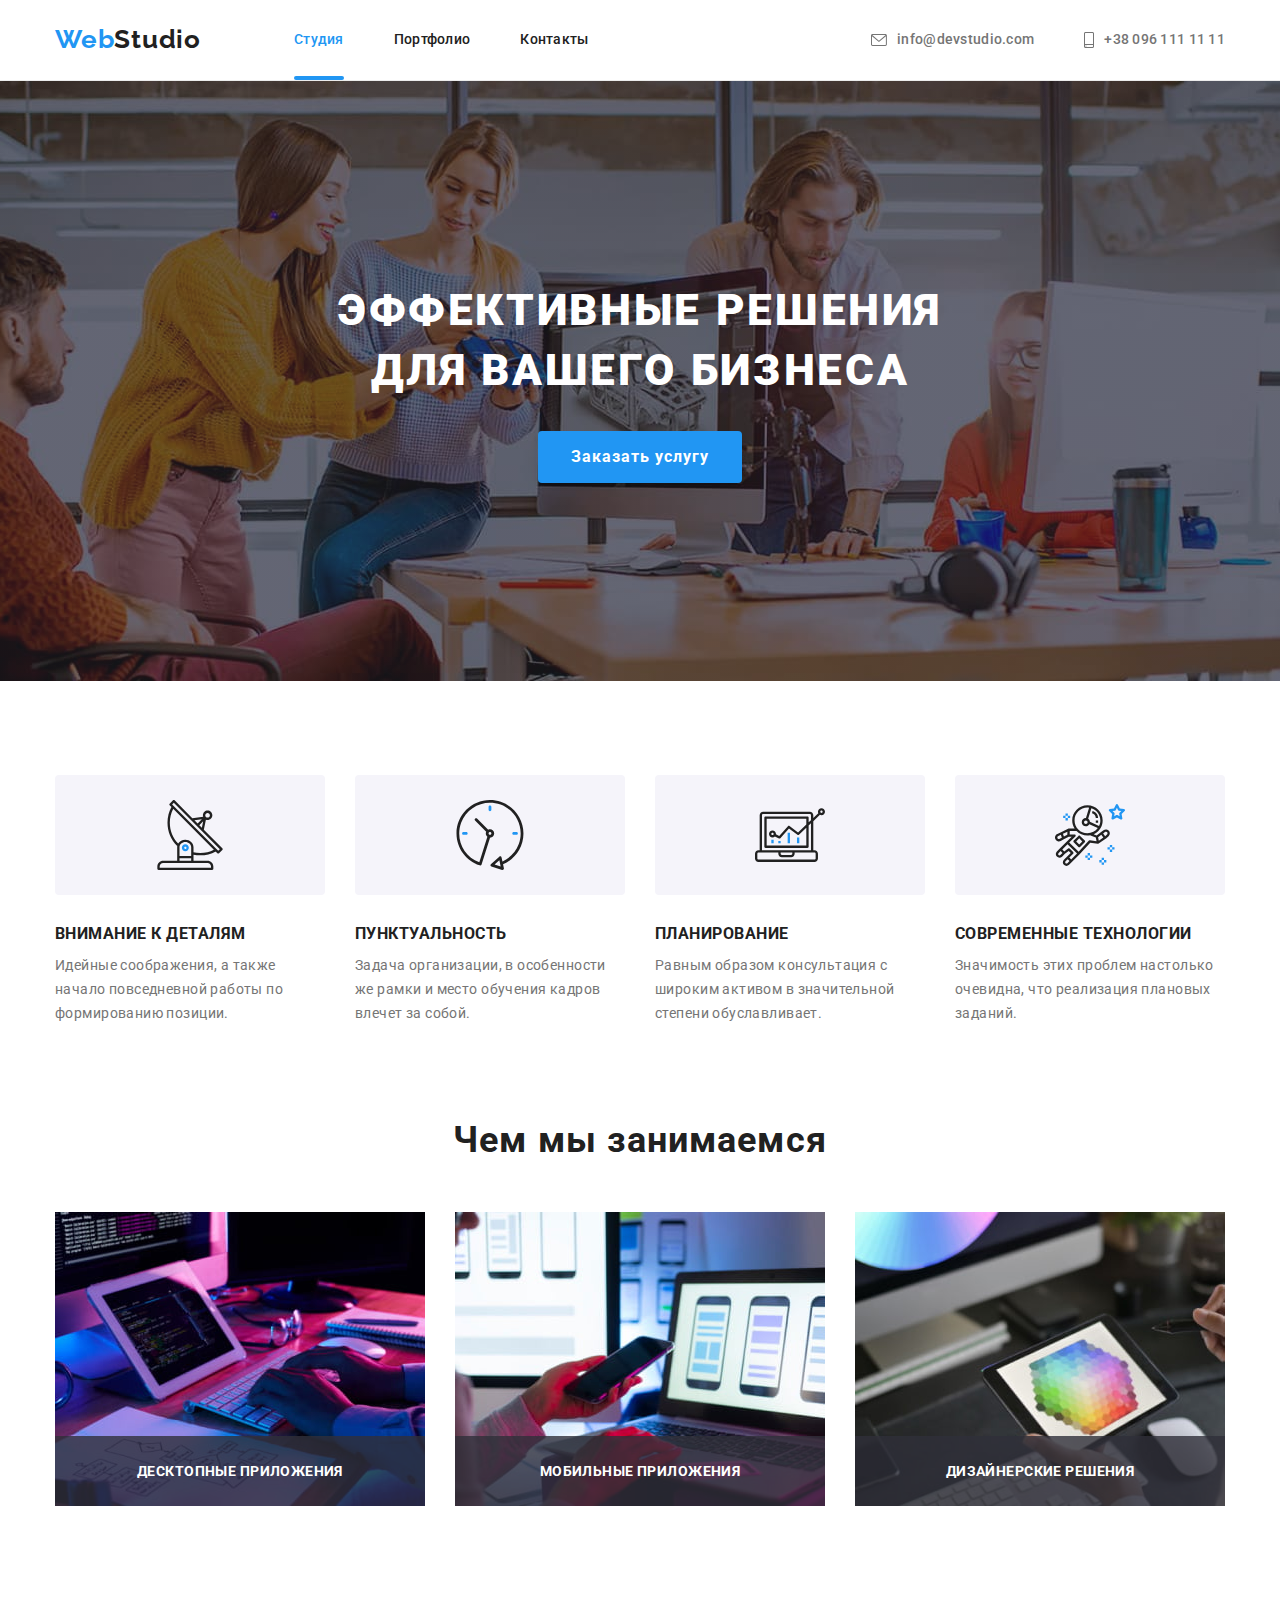
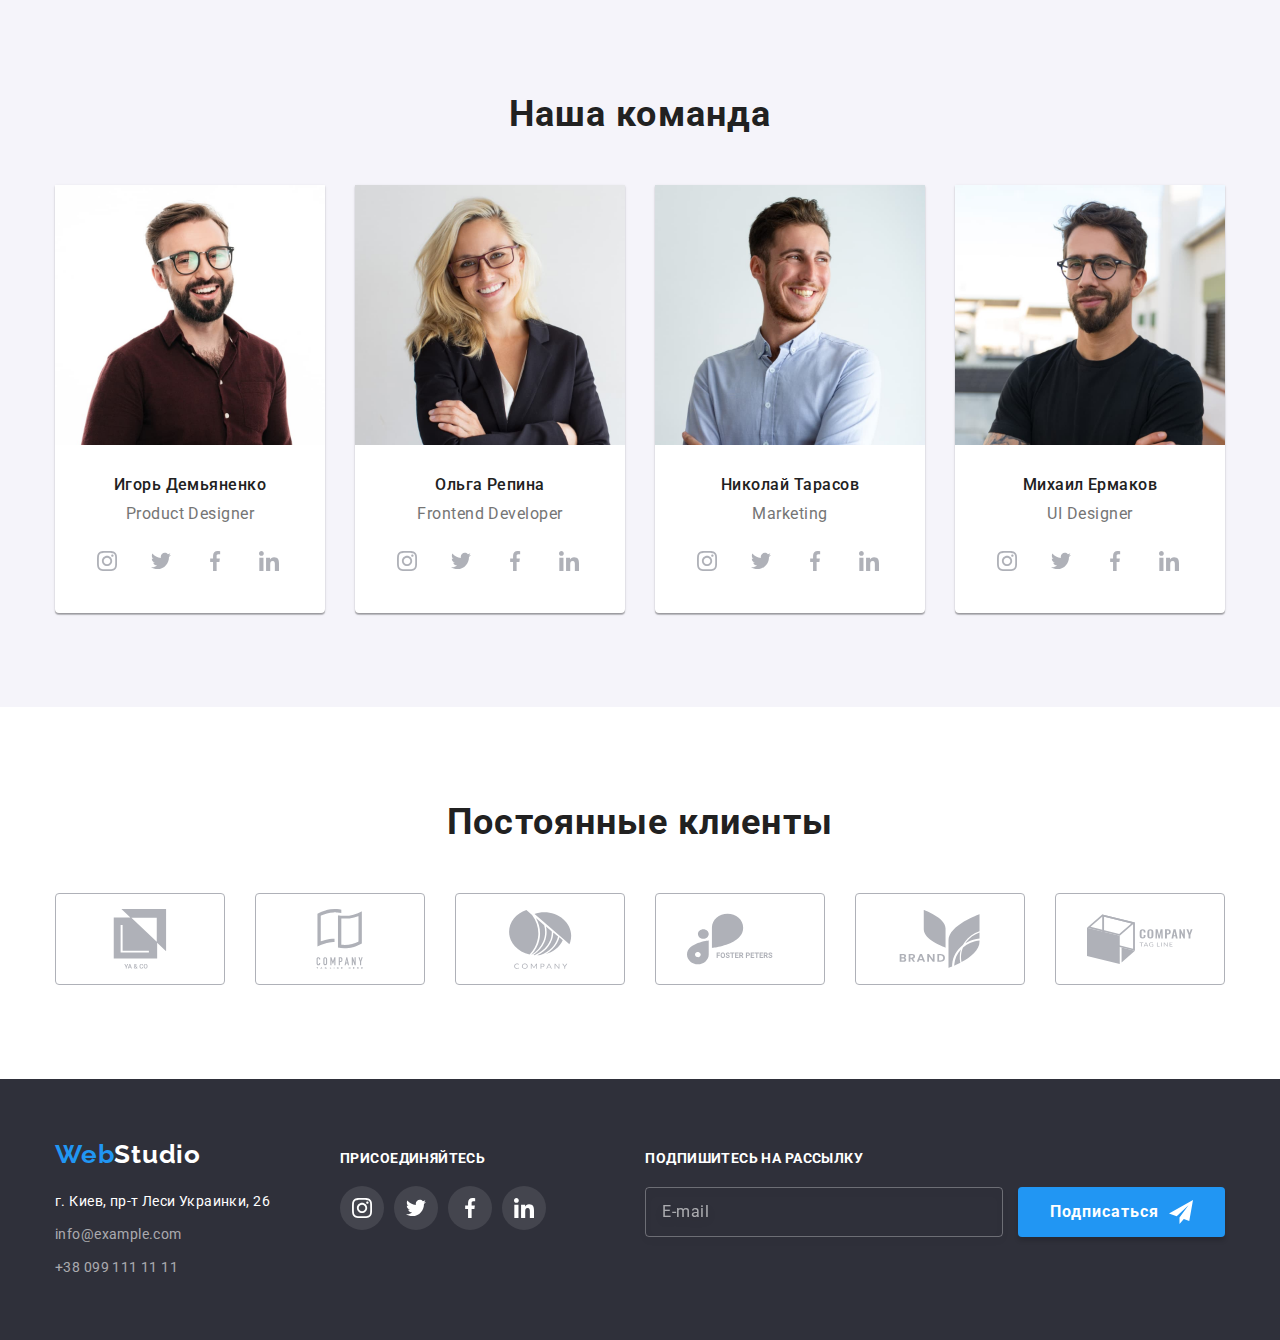
<file: index.html>
<!DOCTYPE html>
<html lang="ru">
  <head>
    <meta charset="UTF-8" />
    <meta http-equiv="X-UA-Compatible" content="IE=edge" />
    <meta name="viewport" content="width=device-width, initial-scale=1.0" />
    <title>WebStudio</title>

    <link rel="preconnect" href="https://fonts.googleapis.com" />
    <link rel="preconnect" href="https://fonts.gstatic.com" crossorigin />
    <link
      href="https://fonts.googleapis.com/css2?family=Raleway:wght@700&family=Roboto:wght@400;500;700;900&display=swap"
      rel="stylesheet"
    />
    <link
      rel="stylesheet"
      href="https://cdnjs.cloudflare.com/ajax/libs/modern-normalize/1.0.0/modern-normalize.min.css"
    />
    <link rel="stylesheet" href="./css/main.min.css" />
  </head>
  <body>
    <!-- ------- Шапка сайту   ------- -->
    <header class="header">
      <div class="container header-container">
        <nav class="nav">
          <a lang="en" href="./index.html" class="logo link">
            Web<span class="logo__part">Studio</span></a
          >

          <ul class="site-nav__list list">
            <li class="site-nav__item">
              <a
                href="./index.html"
                class="link site-nav__link site-nav__link--current"
              >
                Студия</a
              >
            </li>
            <li class="site-nav__item">
              <a href="./portfolio.html" class="site-nav__link link">
                Портфолио</a
              >
            </li>
            <li class="site-nav__item">
              <a href="" class="site-nav__link link"> Контакты</a>
            </li>
          </ul>
        </nav>

        <ul class="auth-nav list">
          <li class="auth-nav__item">
            <a href="mailto:info@devstudio.com" class="auth-nav__link link">
              <svg class="auth-nav__icon" width="16px" height="12px">
                <use href="./images/icon/sprite.svg#icon-envelope"></use></svg
              >info@devstudio.com</a
            >
          </li>
          <li class="auth-nav__item">
            <a href="tel:+380961111111" class="auth-nav__link link">
              <svg class="auth-nav__icon" width="10px" height="16px">
                <use href="./images/icon/sprite.svg#icon-smartphone"></use></svg
              >+38 096 111 11 11
            </a>
          </li>
        </ul>
      </div>
    </header>
    <main>
      <!--- --Еффективные решения для вашего бизнеса ---->
      <section class="hero">
        <div class="container">
          <h1 class="hero__title">Эффективные решения для вашего бизнеса</h1>
          <button data-modal-open type="button" class="button">
            Заказать услугу
          </button>
        </div>
      </section>
      <!-------------- Оссобенности ----------------->
      <section class="section">
        <div class="container">
          <h2 hidden>Особенности</h2>
          <ul class="features__list list">
            <li class="features__item">
              <div class="features__icon-container">
                <svg class="features__icon" width="70px" height="70px">
                  <use href="./images/icon/sprite.svg#icon-antenna"></use>
                </svg>
              </div>
              <h3 class="features__title">Внимание к деталям</h3>
              <p class="features__text">
                Идейные соображения, а также начало повседневной работы по
                формированию позиции.
              </p>
            </li>
            <li class="features__item">
              <div class="features__icon-container">
                <svg class="features__icon" width="70px" height="70px">
                  <use href="./images/icon/sprite.svg#icon-clock"></use>
                </svg>
              </div>
              <h3 class="features__title">Пунктуальность</h3>
              <p class="features__text">
                Задача организации, в особенности же рамки и место обучения
                кадров влечет за собой.
              </p>
            </li>
            <li class="features__item">
              <div class="features__icon-container">
                <svg class="features__icon" width="70px" height="70px">
                  <use href="./images/icon/sprite.svg#icon-diagram"></use>
                </svg>
              </div>
              <h3 class="features__title">Планирование</h3>
              <p class="features__text">
                Равным образом консультация с широким активом в значительной
                степени обуславливает.
              </p>
            </li>
            <li class="features__item">
              <div class="features__icon-container">
                <svg class="features__icon" width="70px" height="70px">
                  <use href="./images/icon/sprite.svg#icon-astronaut"></use>
                </svg>
              </div>
              <h3 class="features__title">Современные технологии</h3>
              <p class="features__text">
                Значимость этих проблем настолько очевидна, что реализация
                плановых заданий.
              </p>
            </li>
          </ul>
        </div>
      </section>

      <!-- Чем мы занимаемся -->
      <section class="section performance">
        <div class="container">
          <h2 class="performance__title work">Чем мы занимаемся</h2>
          <ul class="performance__list list">
            <li class="performance__item">
              <div class="performance__thumb">
                <img
                  src="./images/box/box1.jpg"
                  alt="Человек перед планшетом,набирает текст на клавиатуре"
                  width="370"
                  height="294"
                />
                <p class="performance__text">Десктопные приложения</p>
              </div>
            </li>
            <li class="performance__item">
              <div class="performance__thumb">
                <img
                  src="./images/box/box2.jpg"
                  alt="Человек с телефоном в руке работает с ноутбуком"
                  width="370"
                  height="294"
                />
                <p class="performance__text">Мобильные приложения</p>
              </div>
            </li>
            <li class="performance__item">
              <div class="performance__thumb">
                <img
                  src="./images/box/box3.jpg"
                  alt="Человек с планшетом в руке, на планшете цветовая гамма"
                  width="370"
                  height="294"
                />
                <p class="performance__text">Дизайнерские решения</p>
              </div>
            </li>
          </ul>
        </div>
      </section>
      <!-- Наша команда -->
      <section class="section team">
        <div class="container">
          <h2 class="team__title">Наша команда</h2>
          <ul class="team__list list">
            <li class="team__item">
              <img
                class="img"
                src="./images/team/img.jpg"
                alt="Человек в очках и красном поло"
                width="270"
                height="260"
              />
              <div class="team__information-block">
                <h3 class="team__name">Игорь Демьяненко</h3>
                <p lang="en" class="team__position">Product Designer</p>
                <ul class="social-links list">
                  <li class="social-links__item">
                    <a href="" class="social-links__link link"
                      ><svg class="icon-social" width="20px" height="20px">
                        <use
                          href="./images/icon/sprite.svg#icon-instagram"
                        ></use>
                      </svg>
                    </a>
                  </li>
                  <li class="social-links__item">
                    <a href="" class="social-links__link link"
                      ><svg class="icon-social" width="20px" height="20px">
                        <use href="./images/icon/sprite.svg#icon-twitter"></use>
                      </svg>
                    </a>
                  </li>
                  <li class="social-links__item">
                    <a href="" class="social-links__link link"
                      ><svg class="icon-social" width="20px" height="20px">
                        <use
                          href="./images/icon/sprite.svg#icon-facebook"
                        ></use>
                      </svg>
                    </a>
                  </li>
                  <li class="social-links__item">
                    <a href="" class="social-links__link link"
                      ><svg class="icon-social" width="20px" height="20px">
                        <use
                          href="./images/icon/sprite.svg#icon-linkedin"
                        ></use>
                      </svg>
                    </a>
                  </li>
                </ul>
              </div>
            </li>
            <li class="team__item">
              <img
                class="img"
                src="./images/team/img1.jpg"
                alt=":Женщина в черном костюме и очках"
                width="270"
                height="260"
              />
              <div class="team__information-block">
                <h3 class="team__name">Ольга Репина</h3>
                <p lang="en" class="team__position">Frontend Developer</p>
                <ul class="social-links list">
                  <li class="social-links__item">
                    <a href="" class="social-links__link link"
                      ><svg class="icon-social" width="20px" height="20px">
                        <use
                          href="./images/icon/sprite.svg#icon-instagram"
                        ></use>
                      </svg>
                    </a>
                  </li>
                  <li class="social-links__item">
                    <a href="" class="social-links__link"
                      ><svg class="icon-social" width="20px" height="20px">
                        <use href="./images/icon/sprite.svg#icon-twitter"></use>
                      </svg>
                    </a>
                  </li>
                  <li class="social-links__item">
                    <a href="" class="social-links__link"
                      ><svg class="icon-social" width="20px" height="20px">
                        <use
                          href="./images/icon/sprite.svg#icon-facebook"
                        ></use>
                      </svg>
                    </a>
                  </li>
                  <li class="social-links__item">
                    <a href="" class="social-links__link"
                      ><svg class="icon-social" width="20px" height="20px">
                        <use
                          href="./images/icon/sprite.svg#icon-linkedin"
                        ></use>
                      </svg>
                    </a>
                  </li>
                </ul>
              </div>
            </li>
            <li class="team__item">
              <img
                class="img"
                src="./images/team/img2.jpg"
                alt="улыбающийся мужчина в рубашке"
                width="270"
                height="260"
              />
              <div class="team__information-block">
                <h3 class="team__name">Николай Тарасов</h3>
                <p lang="en" class="team__position">Marketing</p>
                <ul class="social-links list">
                  <li class="social-links__item">
                    <a href="" class="social-links__link link"
                      ><svg class="icon-social" width="20px" height="20px">
                        <use
                          href="./images/icon/sprite.svg#icon-instagram"
                        ></use>
                      </svg>
                    </a>
                  </li>
                  <li class="social-links__item">
                    <a href="" class="social-links__link link"
                      ><svg class="icon-social" width="20px" height="20px">
                        <use href="./images/icon/sprite.svg#icon-twitter"></use>
                      </svg>
                    </a>
                  </li>
                  <li class="social-links__item">
                    <a href="" class="social-links__link link"
                      ><svg class="icon-social" width="20px" height="20px">
                        <use
                          href="./images/icon/sprite.svg#icon-facebook"
                        ></use>
                      </svg>
                    </a>
                  </li>
                  <li class="social-links__item">
                    <a href="" class="social-links__link link"
                      ><svg class="icon-social" width="20px" height="20px">
                        <use
                          href="./images/icon/sprite.svg#icon-linkedin"
                        ></use>
                      </svg>
                    </a>
                  </li>
                </ul>
              </div>
            </li>
            <li class="team__item">
              <img
                class="img"
                src="./images/team/img3.jpg"
                alt="Мужчина в черной футболке и очках"
                width="270"
                height="260"
              />
              <div class="team__information-block">
                <h3 class="team__name">Михаил Ермаков</h3>
                <p lang="en" class="team__position">UI Designer</p>
                <ul class="social-links list">
                  <li class="social-links__item">
                    <a href="" class="social-links__link link"
                      ><svg class="icon-social" width="20px" height="20px">
                        <use
                          href="./images/icon/sprite.svg#icon-instagram"
                        ></use>
                      </svg>
                    </a>
                  </li>
                  <li class="social-links__item">
                    <a href="" class="social-links__link link"
                      ><svg class="icon-social" width="20px" height="20px">
                        <use href="./images/icon/sprite.svg#icon-twitter"></use>
                      </svg>
                    </a>
                  </li>
                  <li class="social-links__item">
                    <a href="" class="social-links__link link"
                      ><svg class="icon-social" width="20px" height="20px">
                        <use
                          href="./images/icon/sprite.svg#icon-facebook"
                        ></use>
                      </svg>
                    </a>
                  </li>
                  <li class="social-links__item">
                    <a href="" class="social-links__link link"
                      ><svg class="icon-social" width="20px" height="20px">
                        <use
                          href="./images/icon/sprite.svg#icon-linkedin"
                        ></use>
                      </svg>
                    </a>
                  </li>
                </ul>
              </div>
            </li>
          </ul>
        </div>
      </section>
      <!------------------- Постоянные клиенты----------->
      <section class="section clients">
        <div class="container">
          <h2 class="clients__title">Постоянные клиенты</h2>
          <ul class="list clients__list">
            <li class="clients__item">
              <a href="" class="clients__link link">
                <svg class="client-icon" width="106" height="60">
                  <use href="./images/icon/sprite.svg#icon-ya-co"></use>
                </svg>
              </a>
            </li>
            <li class="clients__item">
              <a href="" class="clients__link link">
                <svg class="client-icon" width="106" height="60">
                  <use href="./images/icon/sprite.svg#icon-tagline-here"></use>
                </svg>
              </a>
            </li>
            <li class="clients__item">
              <a href="" class="clients__link link">
                <svg class="client-icon" width="106" height="60">
                  <use href="./images/icon/sprite.svg#icon-company"></use>
                </svg>
              </a>
            </li>
            <li class="clients__item">
              <a href="" class="clients__link link">
                <svg class="client-icon" width="106" height="60">
                  <use href="./images/icon/sprite.svg#icon-foster-peters"></use>
                </svg>
              </a>
            </li>
            <li class="clients__item">
              <a href="" class="clients__link link">
                <svg class="client-icon" width="106" height="60">
                  <use href="./images/icon/sprite.svg#icon-brand"></use>
                </svg>
              </a>
            </li>
            <li class="clients__item">
              <a href="" class="clients__link link">
                <svg class="clients__icon" width="106" height="60">
                  <use href="./images/icon/sprite.svg#icon-tag-line"></use>
                </svg>
              </a>
            </li>
          </ul>
        </div>
      </section>
    </main>
    <!-- Футер -->
    <footer class="footer">
      <div class="container footer__container">
        <div class="footer__addres">
          <a lang="en" href="./index.html" class="footer__logo link"
            >Web<span class="footer__logo-part">Studio</span>
          </a>

          <address class="address">
            <ul class="address__list list">
              <li class="address__text">г. Киев, пр-т Леси Украинки, 26</li>
              <li class="address__item">
                <a href="mailto:info@example.com" class="link address__link"
                  >info@example.com</a
                >
              </li>
              <li class="address__item">
                <a href="tel:+380991111111" class="link address__link"
                  >+38 099 111 11 11</a
                >
              </li>
            </ul>
          </address>
        </div>

        <div class="contact-footer">
          <p class="contact-footer__text">присоединяйтесь</p>
          <ul class="contact-footer__list list">
            <li class="contact-footer__item">
              <a href="" class="contact-footer__link link"
                ><svg class="contact-footer__icon" width="20px" height="20px">
                  <use href="./images/icon/sprite.svg#icon-instagram"></use>
                </svg>
              </a>
            </li>
            <li class="contact-footer__item">
              <a href="" class="contact-footer__link link"
                ><svg class="contact-footer__icon" width="20px" height="20px">
                  <use href="./images/icon/sprite.svg#icon-twitter"></use>
                </svg>
              </a>
            </li>
            <li class="contact-footer__item">
              <a href="" class="contact-footer__link link"
                ><svg class="contact-footer__icon" width="20px" height="20px">
                  <use href="./images/icon/sprite.svg#icon-facebook"></use>
                </svg>
              </a>
            </li>
            <li class="contact-footer__item">
              <a href="" class="contact-footer__link link"
                ><svg class="contact-footer__icon" width="20px" height="20px">
                  <use href="./images/icon/sprite.svg#icon-linkedin"></use>
                </svg>
              </a>
            </li>
          </ul>
        </div>

        <div class="subscribe">
          <b class="subscribe__text">Подпишитесь на рассылку</b>
          <form class="subscribe__form">
            <label for="subscribe__label"></label>
            <input
              type="email"
              name="email"
              id="subscribe__label"
              placeholder="E-mail"
              class="subscribe__input"
            />
            <button type="submit" class="button button__subscribe">
              Подписаться
              <svg width="24" height="24" class="subscribe__icon">
                <use href="./images/icon/sprite.svg#send-btn"></use>
              </svg>
            </button>
          </form>
        </div>
      </div>
    </footer>
    <!-- --------- бэкдроп и модальное окно--------- -->
    <div class="backdrop is-hidden" data-modal>
      <div class="modal">
        <button data-modal-close class="modal__close-btn" type="button">
          <svg width="11" height="11" class="modal__icon">
            <use href="./images/icon/sprite.svg#icon-close-icon"></use>
          </svg>
        </button>
        <p class="modal__text">Оставьте свои данные, мы вам перезвоним</p>
        <form>
          <div class="input-container">
            <label for="name" class="label">Имя</label>
            <div class="input-wrap">
              <input type="text" name="name" id="name" required class="input" />
              <svg width="18" height="18" class="icon-modal">
                <use href="./images/icon/sprite.svg#icon-person"></use>
              </svg>
            </div>
          </div>
          <div class="input-container">
            <label for="phone" class="label">Телефон</label>
            <div class="input-wrap">
              <input
                type="tel"
                name="phone"
                id="phone"
                required
                minlength="10"
                class="input"
              />
              <svg width="18" height="18" class="icon-modal">
                <use href="./images/icon/sprite.svg#icon-phone"></use>
              </svg>
            </div>
          </div>
          <div class="input-container">
            <label for="mail" class="label">Почта</label>
            <div class="input-wrap">
              <input
                type="email"
                name="mail"
                id="mail"
                required
                minlength="10"
                class="input"
              />
              <svg width="18" height="18" class="icon-modal">
                <use href="./images/icon/sprite.svg#icon-mail"></use>
              </svg>
            </div>
          </div>
          <div class="input-container-comments">
            <label for="comments" class="label">Комментарий</label>
            <textarea
              name="comments"
              id="comments"
              rows="7"
              class="textarea-input"
              placeholder="Введите текст"
            ></textarea>
          </div>

          <div class="policy-container">
            <label for="check" class="license-text">
              <input
                type="checkbox"
                name="license-checkbox"
                id="check"
                class="visually-hidden input-check"
              />
              <svg width="16" height="15" class="chek-icon">
                <use href="./images/icon/sprite.svg#icon-check"></use>
              </svg>
              Соглашаюсь с рассылкой и принимаю&nbsp;
              <a href="./index.html" class="link policy-link">
                Условия договора
              </a>
            </label>
          </div>
          <button type="submit" class="btn-send-modal button">Отправить</button>
        </form>
      </div>
    </div>
    <script src="./js/modal.js"></script>
  </body>
</html>
</file>
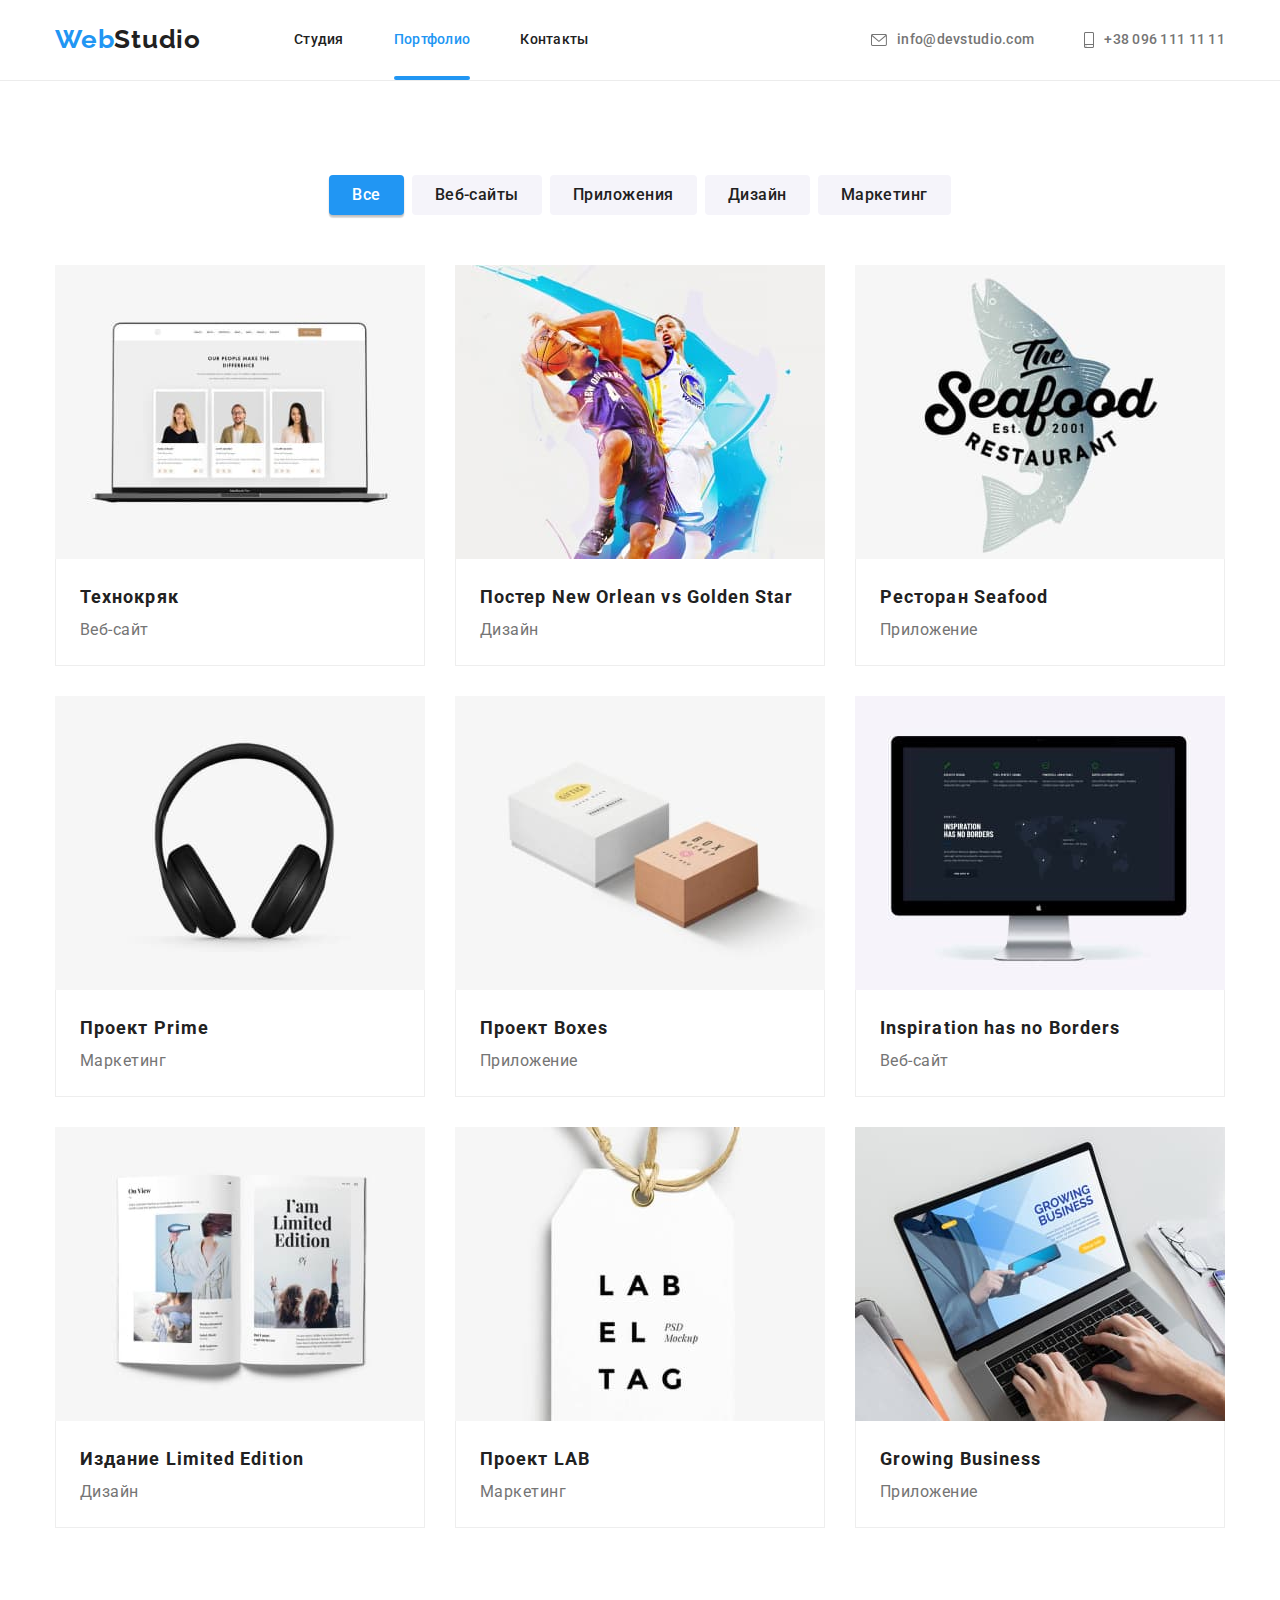
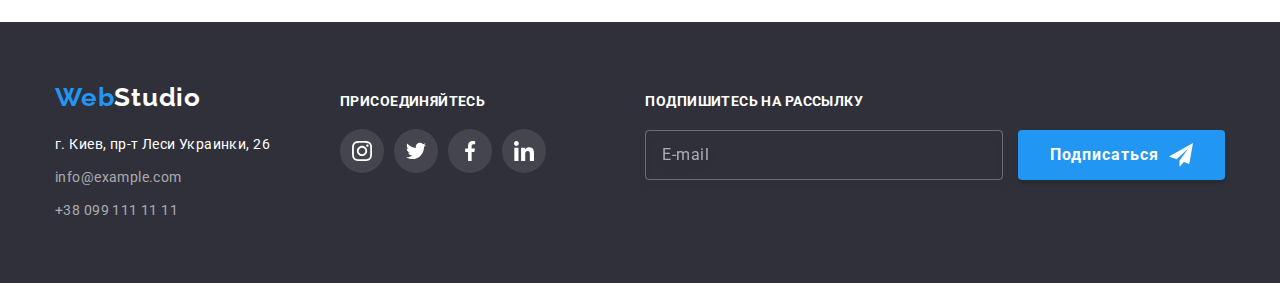
<file: portfolio.html>
<!DOCTYPE html>
<html lang="ru">
  <head>
    <meta charset="UTF-8" />
    <meta http-equiv="X-UA-Compatible" content="IE=edge" />
    <meta name="viewport" content="width=device-width, initial-scale=1.0" />
    <title>Портфолио</title>
    <link rel="preconnect" href="https://fonts.googleapis.com" />
    <link rel="preconnect" href="https://fonts.gstatic.com" crossorigin />
    <link
      href="https://fonts.googleapis.com/css2?family=Raleway:wght@700&family=Roboto:wght@400;500;700;900&display=swap"
      rel="stylesheet"
    />
    <link
      rel="stylesheet"
      href="https://cdnjs.cloudflare.com/ajax/libs/modern-normalize/1.0.0/modern-normalize.min.css"
    />
    <link rel="stylesheet" href="./css/main.min.css" />
  </head>
  <body>
    <!-- ------- Шапка сайту   ------- -->
    <header class="header">
      <div class="container header-container">
        <nav class="nav">
          <a lang="en" href="./index.html" class="logo link">
            Web<span class="logo__part">Studio</span></a
          >

          <ul class="site-nav__list list">
            <li class="site-nav__item">
              <a href="./index.html" class="link site-nav__link"> Студия</a>
            </li>
            <li class="site-nav__item">
              <a
                href="./portfolio.html"
                class="site-nav__link site-nav__link--current link"
              >
                Портфолио</a
              >
            </li>
            <li class="site-nav__item">
              <a href="" class="site-nav__link link"> Контакты</a>
            </li>
          </ul>
        </nav>

        <ul class="auth-nav list">
          <li class="auth-nav__item">
            <a href="mailto:info@devstudio.com" class="auth-nav__link link">
              <svg class="auth-nav__icon" width="16px" height="12px">
                <use href="./images/icon/sprite.svg#icon-envelope"></use></svg
              >info@devstudio.com</a
            >
          </li>
          <li class="auth-nav__item">
            <a href="tel:+380961111111" class="auth-nav__link link">
              <svg class="auth-nav__icon" width="10px" height="16px">
                <use href="./images/icon/sprite.svg#icon-smartphone"></use></svg
              >+38 096 111 11 11
            </a>
          </li>
        </ul>
      </div>
    </header>
    <!-- Унікальна частина сторінки -->
    <main>
      <section class="section">
        <div class="container">
          <h1 hidden>Портфолио</h1>
          <!-- --------Кнопки навигации---------- -->
          <ul class="sorting__list list">
            <li class="sorting__item">
              <button class="sorting__btn--current button" type="button">
                Все
              </button>
            </li>
            <li class="sorting__item">
              <button class="sorting__btn button" type="button">
                Веб-сайты
              </button>
            </li>
            <li class="sorting__item">
              <button class="sorting__btn button" type="button">
                Приложения
              </button>
            </li>
            <li class="sorting__item">
              <button class="sorting__btn button" type="button">Дизайн</button>
            </li>
            <li class="sorting__item">
              <button class="sorting__btn button" type="button">
                Маркетинг
              </button>
            </li>
          </ul>
          <!-- ----------- Портфолио------------ -->
          <ul class="portfolio__list list">
            <li class="portfolio__item">
              <a class="portfolio__link link" href="./portfolio.html">
                <div class="portfolio__thumb">
                  <img
                    class="img"
                    src="./images/portfolio/img1.jpg"
                    alt="Ноутбук с сайтом"
                    width="370"
                  />
                  <div class="overlay">
                    <p class="overlay__text">
                      Ресурс предлагает комплексные предложения с разным уровнем
                      функционала и сервисов. Все это позволит посетителю
                      получить исчерпывающие сведения о компании или частном
                      лице.
                    </p>
                  </div>
                </div>
                <div class="portfolio__inform-block">
                  <h2 class="portfolio__title">Технокряк</h2>
                  <p class="portfolio__text">Веб-сайт</p>
                </div>
              </a>
            </li>
            <li class="portfolio__item">
              <a class="portfolio__link link" href="./portfolio.html">
                <div class="portfolio__thumb">
                  <img
                    class="img"
                    src="./images/portfolio/img2.jpg"
                    alt="Баскетболисты играют в баскетбол"
                    width="370"
                  />
                  <div class="overlay">
                    <p class="overlay__text">
                      Ресурс предлагает комплексные предложения с разным уровнем
                      функционала и сервисов. Все это позволит посетителю
                      получить исчерпывающие сведения о компании или частном
                      лице.
                    </p>
                  </div>
                </div>
                <div class="portfolio__inform-block">
                  <h2 class="portfolio__title">
                    Постер <span lang="en">New Orlean vs Golden Star</span>
                  </h2>
                  <p class="portfolio__text">Дизайн</p>
                </div>
              </a>
            </li>
            <li class="portfolio__item">
              <a class="portfolio__link link" href="./portfolio.html">
                <div class="portfolio__thumb">
                  <img
                    class="img"
                    src="./images/portfolio/img3.jpg"
                    alt="Рыба"
                    width="370"
                  />
                  <div class="overlay">
                    <p class="overlay__text">
                      Ресурс предлагает комплексные предложения с разным уровнем
                      функционала и сервисов. Все это позволит посетителю
                      получить исчерпывающие сведения о компании или частном
                      лице.
                    </p>
                  </div>
                </div>
                <div class="portfolio__inform-block">
                  <h2 class="portfolio__title">
                    Ресторан <span lang="en">Seafood</span>
                  </h2>
                  <p class="portfolio__text">Приложение</p>
                </div>
              </a>
            </li>
            <li class="portfolio__item">
              <a class="portfolio__link link" href="./portfolio.html">
                <div class="portfolio__thumb">
                  <img
                    class="img"
                    src="./images/portfolio/img4.jpg"
                    alt="Наушники"
                    width="370"
                  />
                  <div class="overlay">
                    <p class="overlay__text">
                      Ресурс предлагает комплексные предложения с разным уровнем
                      функционала и сервисов. Все это позволит посетителю
                      получить исчерпывающие сведения о компании или частном
                      лице.
                    </p>
                  </div>
                </div>
                <div class="portfolio__inform-block">
                  <h2 class="portfolio__title">
                    Проект <span lang="en">Prime</span>
                  </h2>
                  <p class="portfolio__text">Маркетинг</p>
                </div>
              </a>
            </li>
            <li class="portfolio__item">
              <a class="portfolio__link link" href="./portfolio.html">
                <div class="portfolio__thumb">
                  <img
                    class="img"
                    src="./images/portfolio/img5.jpg"
                    alt="Коробки"
                    width="370"
                  />
                  <div class="overlay">
                    <p class="overlay__text">
                      Ресурс предлагает комплексные предложения с разным уровнем
                      функционала и сервисов. Все это позволит посетителю
                      получить исчерпывающие сведения о компании или частном
                      лице.
                    </p>
                  </div>
                </div>
                <div class="portfolio__inform-block">
                  <h2 class="portfolio__title">
                    Проект <span lang="en">Boxes</span>
                  </h2>
                  <p class="portfolio__text">Приложение</p>
                </div>
              </a>
            </li>
            <li class="portfolio__item">
              <a class="portfolio__link link" href="./portfolio.html">
                <div class="portfolio__thumb">
                  <img
                    class="img"
                    src="./images/portfolio/img6.jpg"
                    alt="Дисплей"
                    width="370"
                  />
                  <div class="overlay">
                    <p class="overlay__text">
                      Ресурс предлагает комплексные предложения с разным уровнем
                      функционала и сервисов. Все это позволит посетителю
                      получить исчерпывающие сведения о компании или частном
                      лице.
                    </p>
                  </div>
                </div>
                <div class="portfolio__inform-block">
                  <h2 lang="en" class="portfolio__title">
                    Inspiration has no Borders
                  </h2>
                  <p class="portfolio__text">Веб-сайт</p>
                </div>
              </a>
            </li>
            <li class="portfolio__item">
              <a class="portfolio__link link" href="./portfolio.html">
                <div class="portfolio__thumb">
                  <img
                    class="img"
                    src="./images/portfolio/img7.jpg"
                    alt="Книга"
                    width="370"
                  />
                  <div class="overlay">
                    <p class="overlay__text">
                      Ресурс предлагает комплексные предложения с разным уровнем
                      функционала и сервисов. Все это позволит посетителю
                      получить исчерпывающие сведения о компании или частном
                      лице.
                    </p>
                  </div>
                </div>
                <div class="portfolio__inform-block">
                  <h2 class="portfolio__title">
                    Издание <span lang="en">Limited Edition</span>
                  </h2>
                  <p class="portfolio__text">Дизайн</p>
                </div>
              </a>
            </li>
            <li class="portfolio__item">
              <a class="portfolio__link link" href="./portfolio.html">
                <div class="portfolio__thumb">
                  <img
                    class="img"
                    src="./images/portfolio/img8.jpg"
                    alt="Бирка"
                    width="370"
                  />
                  <div class="overlay">
                    <p class="overlay__text">
                      Ресурс предлагает комплексные предложения с разным уровнем
                      функционала и сервисов. Все это позволит посетителю
                      получить исчерпывающие сведения о компании или частном
                      лице.
                    </p>
                  </div>
                </div>
                <div class="portfolio__inform-block">
                  <h2 class="portfolio__title">
                    Проект <span lang="en">LAB</span>
                  </h2>
                  <p class="portfolio__text">Маркетинг</p>
                </div>
              </a>
            </li>
            <li class="portfolio__item">
              <a class="portfolio__link link" href="./portfolio.html">
                <div class="portfolio__thumb">
                  <img
                    class="img"
                    src="./images/portfolio/img9.jpg"
                    alt="Ноутбук"
                    width="370"
                  />
                  <div class="overlay">
                    <p class="overlay__text">
                      Ресурс предлагает комплексные предложения с разным уровнем
                      функционала и сервисов. Все это позволит посетителю
                      получить исчерпывающие сведения о компании или частном
                      лице.
                    </p>
                  </div>
                </div>
                <div class="portfolio__inform-block">
                  <h2 lang="en" class="portfolio__title">
                    <span lang="en">Growing Business</span>
                  </h2>
                  <p class="portfolio__text">Приложение</p>
                </div>
              </a>
            </li>
          </ul>
        </div>
      </section>
    </main>
    <!-- Футер -->
    <footer class="footer">
      <div class="container footer__container">
        <div class="footer__addres">
          <a lang="en" href="./index.html" class="footer__logo link"
            >Web<span class="footer__logo-part">Studio</span>
          </a>

          <address class="address">
            <ul class="address__list list">
              <li class="address__text">г. Киев, пр-т Леси Украинки, 26</li>
              <li class="address__item">
                <a href="mailto:info@example.com" class="link address__link"
                  >info@example.com</a
                >
              </li>
              <li class="address__item">
                <a href="tel:+380991111111" class="link address__link"
                  >+38 099 111 11 11</a
                >
              </li>
            </ul>
          </address>
        </div>

        <div class="contact-footer">
          <p class="contact-footer__text">присоединяйтесь</p>
          <ul class="contact-footer__list list">
            <li class="contact-footer__item">
              <a href="" class="contact-footer__link link"
                ><svg class="contact-footer__icon" width="20px" height="20px">
                  <use href="./images/icon/sprite.svg#icon-instagram"></use>
                </svg>
              </a>
            </li>
            <li class="contact-footer__item">
              <a href="" class="contact-footer__link link"
                ><svg class="contact-footer__icon" width="20px" height="20px">
                  <use href="./images/icon/sprite.svg#icon-twitter"></use>
                </svg>
              </a>
            </li>
            <li class="contact-footer__item">
              <a href="" class="contact-footer__link link"
                ><svg class="contact-footer__icon" width="20px" height="20px">
                  <use href="./images/icon/sprite.svg#icon-facebook"></use>
                </svg>
              </a>
            </li>
            <li class="contact-footer__item">
              <a href="" class="contact-footer__link link"
                ><svg class="contact-footer__icon" width="20px" height="20px">
                  <use href="./images/icon/sprite.svg#icon-linkedin"></use>
                </svg>
              </a>
            </li>
          </ul>
        </div>

        <div class="subscribe">
          <b class="subscribe__text">Подпишитесь на рассылку</b>
          <form class="subscribe__form">
            <label for="subscribe__label"></label>
            <input
              type="email"
              name="email"
              id="footer-label"
              placeholder="E-mail"
              class="subscribe__input"
            />
            <button type="submit" class="button__subscribe button">
              Подписаться
              <svg width="24" height="24" class="subscribe__icon">
                <use href="./images/icon/sprite.svg#send-btn"></use>
              </svg>
            </button>
          </form>
        </div>
      </div>
    </footer>
    <script src="./js/modal.js"></script>
  </body>
</html>
</file>
<file: css/main.min.css>
:root{--accent-color: #2196f3;--basic-color-white: #ffffff;--second-background-color: #2f303a;--btn-background: #f5f4fa;--first-text-color: #212121;--secondary-text-color: #757575;--footter-contact-color: rgba(255, 255, 255, 0.6);--icon-color: #afb1b8}.visually-hidden{position:absolute;white-space:nowrap;width:1px;height:1px;overflow:hidden;border:0;padding:0;clip:rect(0 0 0 0);clip-path:inset(50%);margin:-1px}body{color:var(--first-text-color);background-color:var(--basic-color-white);font-family:"Roboto",sans-serif;font-size:14px}*,*::before,*::after{box-sizing:border-box}h1,h2,h3,h4,h5,h6,ul,p{margin-bottom:0;margin-top:0}img{display:block;max-width:100%;height:auto}.link{text-decoration:none}.list{list-style:none;padding:0px;margin:0px}.container{width:1200px;margin:0 auto;padding-left:15px;padding-right:15px}.button{display:inline-block;color:var(--basic-color-white);background-color:var(--accent-color);font-family:inherit;font-weight:700;font-size:16px;line-height:1.88;align-items:center;text-align:center;letter-spacing:.06em;cursor:pointer;border-radius:4px;padding:10px 32px;min-width:200px;border:1px solid rgba(0,0,0,0);margin-left:auto;margin-right:auto;box-shadow:0px 4px 4px rgba(0,0,0,.15);transition:background-color 250ms cubic-bezier(0.4, 0, 0.2, 1)}.button:hover,.button:focus{background-color:#188cef}.logo{display:block;padding-top:24px;padding-bottom:25px;color:var(--accent-color);font-family:"Raleway",sans-serif;font-weight:700;font-size:26px;line-height:1.19;letter-spacing:.03em}.section{padding-top:94px;padding-bottom:94px}.backdrop{top:0;left:0;width:100%;height:100%;position:fixed;background-color:rgba(0,0,0,.2);opacity:1;transition:opacity 250ms cubic-bezier(0.4, 0, 0.2, 1)}.is-hidden{visibility:0;opacity:0;pointer-events:none}.modal{justify-content:center;position:absolute;top:50%;left:50%;transform:translate(-50%, -50%) scale(1);background-color:var(--basic-color-white);width:528px;min-height:581px;border-radius:4px;transition:transform 250ms cubic-bezier(0.4, 0, 0.2, 1);padding:40px}.is-hidden .modal{transform:scale(1.1) translate(-50%, -50%)}.modal__close-btn{position:absolute;right:8px;top:8px;display:flex;align-items:center;justify-content:center;border:1px solid rgba(0,0,0,.1);border-radius:50%;cursor:pointer;width:30px;height:30px;background-color:rgba(0,0,0,0);fill:#000;transition:fill 250ms cubic-bezier(0.4, 0, 0.2, 1)}.modal__close-btn:hover,.modal__close-btn:focus{fill:var(--accent-color)}.modal__text{font-style:normal;font-weight:700;font-size:20px;line-height:1.15;text-align:center;letter-spacing:.03em;color:var(--first-text-color);margin-bottom:12px}.input-container{display:flex;flex-direction:column;margin-left:auto;margin-right:auto;margin-bottom:10px;width:100%}.input-container:not(:last-child){margin-bottom:10px}.input-container-comments{display:flex;padding:0;margin-bottom:20px;flex-direction:column;margin-left:auto;margin-right:auto;margin-bottom:20px;width:100%}.label{font-weight:400;font-size:12px;line-height:1.16;letter-spacing:.01em;color:var(--secondary-text-color);margin-bottom:4px}.input{width:100%;height:40px;border:1px solid rgba(33,33,33,.2);border-radius:4px;padding:14px 42px;outline:rgba(0,0,0,0);transition:border-color 250ms cubic-bezier(0.4, 0, 0.2, 1)}.input:focus{border-color:var(--accent-color)}.icon-modal{position:absolute;left:15px;top:50%;transform:translateY(-50%);fill:var(--first-text-color);transition:fill 250ms cubic-bezier(0.4, 0, 0.2, 1)}.input:focus+.icon-modal{fill:var(--accent-color)}.input-wrap{position:relative;padding:0;margin:0}.textarea-input{width:100%;border:1px solid rgba(33,33,33,.2);border-radius:4px;padding:14px 42px;outline:rgba(0,0,0,0);transition:border-color 250ms cubic-bezier(0.4, 0, 0.2, 1);height:120px;resize:none;padding:12px 16px}.textarea-input:focus{border-color:var(--accent-color)}.textarea-input::placeholder{margin:12px 16px;font-style:normal;font-weight:400;font-size:12px;line-height:1.16;letter-spacing:.01em;color:rgba(117,117,117,.5)}.chek-icon{display:inline-block;margin-right:8.38px;border:2px solid var(--first-text-color);border-radius:2px;transition:background-color 250ms cubic-bezier(0.4, 0, 0.2, 1),border-color 250ms cubic-bezier(0.4, 0, 0.2, 1)}.input-check:checked+.chek-icon{background-color:var(--accent-color);border-color:var(--accent-color)}.input-check:focus+.chek-icon{border-color:var(--accent-color)}.policy-link{text-decoration:underline;color:var(--accent-color);font-size:14px;line-height:1.71;letter-spacing:.03em}.license-text{display:flex;align-items:center;justify-content:center;font-style:normal;font-weight:400;font-size:14px;line-height:1.71;letter-spacing:.03em;color:var(--secondary-text-color)}.policy-container{padding-bottom:0;margin-bottom:30px}.btn-send-modal{height:50px;display:flex;align-items:center;justify-content:center;margin:0 auto}.header{border-bottom:1px solid #ececec}.header-container{display:flex;align-items:center}.nav{display:flex;align-items:center}.logo__part{color:var(--first-text-color)}.site-nav__list{display:flex;margin-left:93px;padding-left:0px;padding-bottom:0}.site-nav__item:not(:first-child){margin-left:50px}.site-nav__link{display:block;padding-top:24px;padding-bottom:25px;font-weight:500;line-height:1.14;letter-spacing:.02em;color:var(--first-text-color);padding-top:32px;padding-bottom:32px;position:relative;transition:color 250ms cubic-bezier(0.4, 0, 0.2, 1)}.site-nav__link::after{content:"";position:absolute;left:0;bottom:0;display:block;width:100%;height:4px;background-color:var(--accent-color);border-radius:2px;transform:scaleX(0);transition:transform 250ms cubic-bezier(0.4, 0, 0.2, 1)}.site-nav__link:hover,.site-nav__link:focus{color:var(--accent-color)}.site-nav__link:hover::after,.site-nav__link:focus::after{transform:scaleX(1)}.site-nav__link--current{color:var(--accent-color)}.site-nav__link--current::after{content:"";position:absolute;left:0;bottom:0;display:block;width:100%;height:4px;background-color:var(--accent-color);border-radius:2px;transform:scaleX(1);opacity:1}.auth-nav{display:flex;margin-left:auto}.auth-nav__item:not(:first-child){margin-left:50px}.auth-nav__icon{margin-right:10px;fill:currentColor}.auth-nav__link{display:flex;color:var(--secondary-text-color);font-weight:500;line-height:1.14;letter-spacing:.02em;padding-top:32px;padding-bottom:32px;align-items:center;transition:color 250ms cubic-bezier(0.4, 0, 0.2, 1)}.auth-nav__link:hover,.auth-nav__link:focus{color:var(--accent-color)}.auth-nav__link:hover::after,.auth-nav__link:focus::after{transform:scaleX(1)}.hero{color:var(--basic-color-white);background-color:var(--second-background-color);background-size:cover;background-repeat:no-repeat;background-position:center;background-image:linear-gradient(rgba(47, 48, 58, 0.4), rgba(47, 48, 58, 0.4)),url(../images/hero.jpg);height:600px;max-width:1600px;margin-bottom:0;margin-top:0;margin-left:auto;margin-right:auto;padding-top:200px;padding-bottom:200px;text-align:center}.hero__title{font-weight:900;font-size:44px;line-height:1.36;letter-spacing:.06em;text-transform:uppercase;margin-bottom:0;margin-top:0;width:696px;margin-left:auto;margin-right:auto;margin-bottom:30px}.features__title{font-weight:700;line-height:1.14;letter-spacing:.03em;text-transform:uppercase;margin-bottom:10px}.features__text{font-weight:400;line-height:1.71;letter-spacing:.03em;color:var(--secondary-text-color)}.features__list{display:flex;flex-wrap:wrap}.features__item{width:270px}.features__item:not(:last-child){margin-right:30px}.features__icon-container{height:120px;display:flex;align-items:center;justify-content:center;margin-bottom:30px;background-color:var(--btn-background);border-radius:4px}.performance__title{font-weight:700;font-size:36px;line-height:1.17;text-align:center;letter-spacing:.03em;margin-bottom:50px}.performance{padding-top:0}.performance__thumb{position:relative}.performance__text{display:flex;position:absolute;bottom:0;background-color:rgba(47,48,58,.8);justify-content:center;align-items:center;height:70px;width:100%;font-style:normal;font-weight:700;line-height:16px;text-align:center;letter-spacing:.03em;text-transform:uppercase;color:var(--basic-color-white)}.performance__list{display:flex}.performance__item:not(:last-child){margin-right:30px}.team{background-color:var(--btn-background);padding-top:94px;padding-bottom:94px}.team__title{font-style:normal;font-size:36px;color:var(--first-text-color);margin-bottom:50px;font-weight:700;line-height:1.14;letter-spacing:.03em;text-align:center}.team__list{display:flex}.team__item{box-shadow:0px 1px 3px rgba(0,0,0,.12),0px 1px 1px rgba(0,0,0,.14),0px 2px 1px rgba(0,0,0,.2);border-radius:0px 0px 4px 4px;background-color:var(--basic-color-white)}.team__item:not(:last-child){margin-right:30px}.team__information-block{padding:30px}.team__name{margin-bottom:10px;font-weight:500;font-size:16px;line-height:1.19;text-align:center;letter-spacing:.03em;color:var(--first-text-color)}.team__position{font-weight:400;font-size:16px;line-height:1.19;text-align:center;letter-spacing:.03em;color:var(--secondary-text-color);margin-bottom:16px}.social-links{display:flex;padding-left:0}.social-links__item:not(:last-child){margin-right:10px}.social-links__link{display:flex;width:44px;height:44px;justify-content:center;align-items:center;border-radius:50%;fill:var(--icon-color);transition:background-color 250ms cubic-bezier(0.4, 0, 0.2, 1),fill 250ms cubic-bezier(0.4, 0, 0.2, 1)}.social-links__link:hover,.social-links__link:focus{background-color:var(--accent-color);fill:var(--basic-color-white)}.clients__title{font-style:normal;font-weight:700;font-size:36px;line-height:1.17;text-align:center;letter-spacing:.03em;margin-bottom:50px}.clients__list{display:flex}.clients__item:not(:last-child){margin-right:30px}.clients__link{display:flex;width:170px;height:92px;justify-content:center;align-items:center;border:1px solid var(--icon-color);border-radius:4px;outline:rgba(0,0,0,0);fill:var(--icon-color);transition:border-color 250ms cubic-bezier(0.4, 0, 0.2, 1),fill 250ms cubic-bezier(0.4, 0, 0.2, 1)}.clients__link:hover,.clients__link:focus{border-color:var(--accent-color);fill:var(--accent-color)}.footer{padding-top:60px;padding-bottom:60px;display:flex;background-color:var(--second-background-color)}.footer__container{display:flex;align-items:baseline}.footer__addres{margin-right:70px}.footer__logo{display:block;color:var(--accent-color);font-family:"Raleway",sans-serif;font-weight:700;font-size:26px;line-height:1.19;letter-spacing:.03em}.footer__logo-part{color:var(--basic-color-white)}.address{margin-top:20px}.address__link{transition:color 250ms cubic-bezier(0.4, 0, 0.2, 1);font-weight:400;line-height:1.71;letter-spacing:.03em;font-style:normal;color:var(--footter-contact-color)}.address__link:hover,.address__link:focus{color:var(--accent-color)}.address__item:not(:last-child){margin-bottom:9px}.address__text{font-weight:400;line-height:1.71;letter-spacing:.03em;font-style:normal;color:var(--basic-color-white);margin-bottom:9px}.contact-footer{margin-right:auto}.contact-footer__list{display:flex}.contact-footer__text{font-style:normal;font-weight:700;line-height:16px;letter-spacing:.03em;text-transform:uppercase;color:var(--basic-color-white);margin-bottom:20px}.contact-footer__item:not(:last-child){margin-right:10px}.contact-footer__link{width:44px;height:44px;display:flex;background-color:rgba(255,255,255,.1);fill:var(--basic-color-white);justify-content:center;align-items:center;border-radius:50%;transition:background-color 250ms cubic-bezier(0.4, 0, 0.2, 1)}.contact-footer__link:hover,.contact-footer__link:focus{background-color:var(--accent-color)}.subscribe__text{font-style:normal;font-weight:700;font-size:14px;line-height:1.14;letter-spacing:.03em;text-transform:uppercase;color:#fff}.subscribe__form{margin-top:20px;margin-left:0}.subscribe__input{width:358px;height:50px;margin-right:10px;border:1px solid rgba(255,255,255,.3);filter:drop-shadow(0px 4px 4px rgba(0, 0, 0, 0.15));border-radius:4px;background-color:rgba(0,0,0,0);padding-left:16px;margin-right:12px;color:var(--basic-color-white)}.subscribe__input::placeholder{font-style:normal;font-size:16px;line-height:1.25;display:flex;align-items:center;letter-spacing:.03em;color:rgba(255,255,255,.6);padding-top:15px;padding-bottom:15px}.button__subscribe{display:inline-flex;min-width:200px;height:50px;border:0px;margin-left:auto;margin-right:auto}.subscribe__icon{margin-left:10px;fill:var(--basic-color-white)}.sorting__list{display:flex;justify-content:center;margin-bottom:50px}.sorting__item:not(:first-child){margin-left:8px}.sorting__btn,.sorting__btn--current{min-width:73px;padding:6px 22px;background-color:var(--btn-background);color:var(--first-text-color);box-shadow:none;font-weight:500;line-height:1.63;letter-spacing:.03em;border:1px solid rgba(0,0,0,0);transition:background-color 250ms cubic-bezier(0.4, 0, 0.2, 1),color 250ms cubic-bezier(0.4, 0, 0.2, 1),box-shadow 250ms cubic-bezier(0.4, 0, 0.2, 1)}.sorting__btn:hover,.sorting__btn:focus{background-color:var(--accent-color);color:var(--basic-color-white);box-shadow:0px 3px 1px rgba(0,0,0,.1),0px 1px 2px rgba(0,0,0,.08),0px 2px 2px rgba(0,0,0,.12)}.sorting__btn--current{background-color:var(--accent-color);color:var(--basic-color-white);box-shadow:0px 3px 1px rgba(0,0,0,.1),0px 1px 2px rgba(0,0,0,.08),0px 2px 2px rgba(0,0,0,.12)}.portfolio__list{display:flex;flex-wrap:wrap}.portfolio__item{margin-bottom:30px}.portfolio__item:not(:nth-child(3n)){margin-right:30px}.portfolio__item:nth-last-child(-n+3){margin-bottom:0}.portfolio__link{display:block;background-color:var(--basic-color-white);cursor:pointer;transition:box-shadow 250ms cubic-bezier(0.4, 0, 0.2, 1)}.portfolio__link:hover,.portfolio__link:focus{box-shadow:0px 1px 1px rgba(0,0,0,.12),0px 4px 4px rgba(0,0,0,.06),1px 4px 6px rgba(0,0,0,.16)}.portfolio__inform-block{padding:20px 24px 20px 24px;border:1px solid #eee;border-top:0}.portfolio__title{font-weight:700;font-size:18px;line-height:2;letter-spacing:.06em;font-style:normal;color:var(--first-text-color)}.portfolio__text{font-weight:400;font-size:16px;line-height:1.88;letter-spacing:.03em;color:var(--secondary-text-color)}.overlay{position:absolute;left:0;bottom:0;background-color:rgba(33,150,243,.9);width:370px;height:294px;transform:translateY(101%);transition:transform 250ms cubic-bezier(0.4, 0, 0.2, 1)}.portfolio__link:hover .overlay,.portfolio__link:focus .overlay{transform:translateY(0)}.portfolio__thumb{position:relative;overflow:hidden}.overlay__text{font-style:normal;font-weight:400;font-size:18px;line-height:1.56;letter-spacing:.03em;color:var(--basic-color-white);padding:63px 24px}/*# sourceMappingURL=main.min.css.map */
</file>
